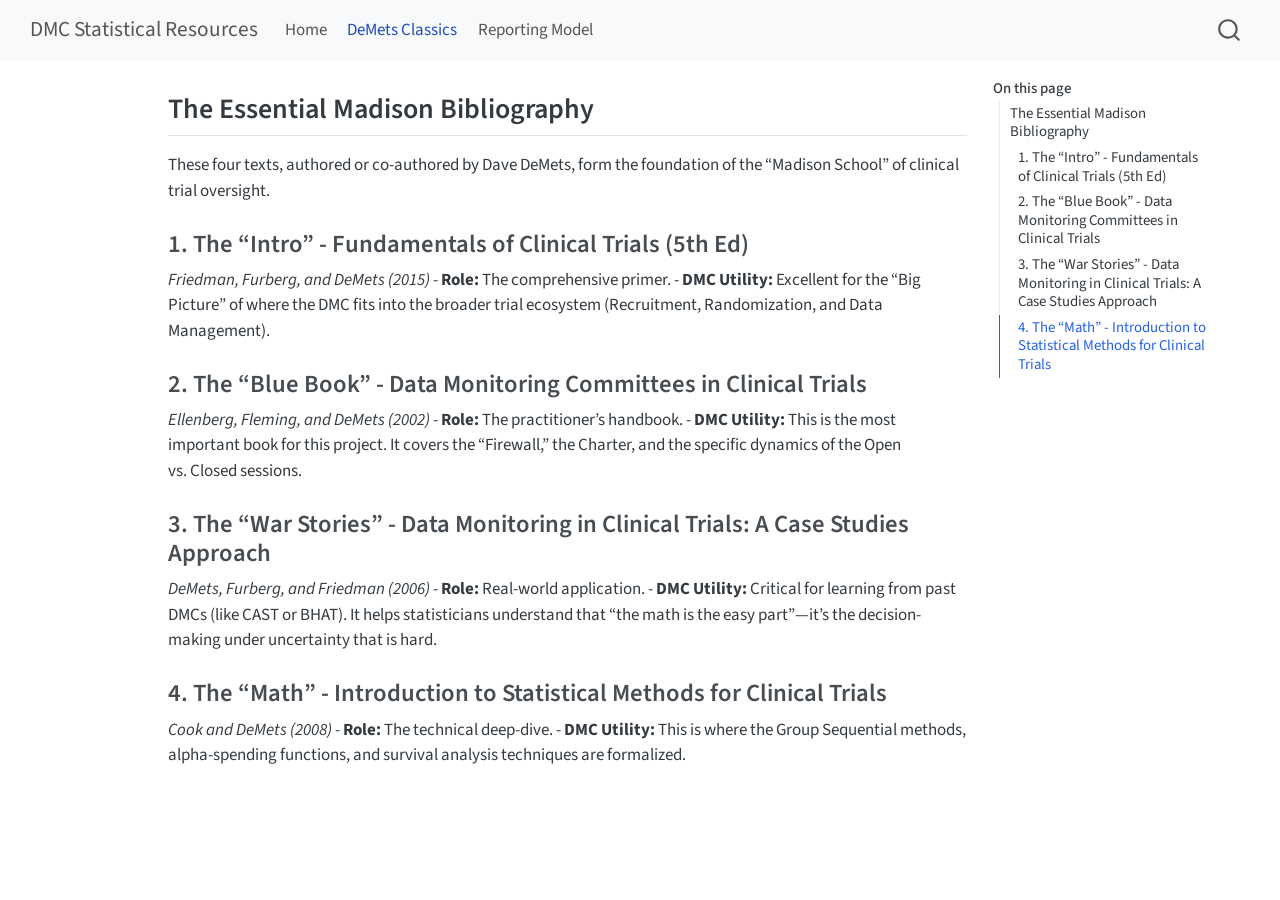
<file: docs/demets_classics.html>
<!DOCTYPE html>
<html xmlns="http://www.w3.org/1999/xhtml" lang="en" xml:lang="en"><head>

<meta charset="utf-8">
<meta name="generator" content="quarto-1.5.57">

<meta name="viewport" content="width=device-width, initial-scale=1.0, user-scalable=yes">


<title>demets_classics – DMC Statistical Resources</title>
<style>
code{white-space: pre-wrap;}
span.smallcaps{font-variant: small-caps;}
div.columns{display: flex; gap: min(4vw, 1.5em);}
div.column{flex: auto; overflow-x: auto;}
div.hanging-indent{margin-left: 1.5em; text-indent: -1.5em;}
ul.task-list{list-style: none;}
ul.task-list li input[type="checkbox"] {
  width: 0.8em;
  margin: 0 0.8em 0.2em -1em; /* quarto-specific, see https://github.com/quarto-dev/quarto-cli/issues/4556 */ 
  vertical-align: middle;
}
</style>


<script src="site_libs/quarto-nav/quarto-nav.js"></script>
<script src="site_libs/quarto-nav/headroom.min.js"></script>
<script src="site_libs/clipboard/clipboard.min.js"></script>
<script src="site_libs/quarto-search/autocomplete.umd.js"></script>
<script src="site_libs/quarto-search/fuse.min.js"></script>
<script src="site_libs/quarto-search/quarto-search.js"></script>
<meta name="quarto:offset" content="./">
<script src="site_libs/quarto-html/quarto.js"></script>
<script src="site_libs/quarto-html/popper.min.js"></script>
<script src="site_libs/quarto-html/tippy.umd.min.js"></script>
<script src="site_libs/quarto-html/anchor.min.js"></script>
<link href="site_libs/quarto-html/tippy.css" rel="stylesheet">
<link href="site_libs/quarto-html/quarto-syntax-highlighting.css" rel="stylesheet" id="quarto-text-highlighting-styles">
<script src="site_libs/bootstrap/bootstrap.min.js"></script>
<link href="site_libs/bootstrap/bootstrap-icons.css" rel="stylesheet">
<link href="site_libs/bootstrap/bootstrap.min.css" rel="stylesheet" id="quarto-bootstrap" data-mode="light">
<script id="quarto-search-options" type="application/json">{
  "location": "navbar",
  "copy-button": false,
  "collapse-after": 3,
  "panel-placement": "end",
  "type": "overlay",
  "limit": 50,
  "keyboard-shortcut": [
    "f",
    "/",
    "s"
  ],
  "show-item-context": false,
  "language": {
    "search-no-results-text": "No results",
    "search-matching-documents-text": "matching documents",
    "search-copy-link-title": "Copy link to search",
    "search-hide-matches-text": "Hide additional matches",
    "search-more-match-text": "more match in this document",
    "search-more-matches-text": "more matches in this document",
    "search-clear-button-title": "Clear",
    "search-text-placeholder": "",
    "search-detached-cancel-button-title": "Cancel",
    "search-submit-button-title": "Submit",
    "search-label": "Search"
  }
}</script>


</head>

<body class="nav-fixed">

<div id="quarto-search-results"></div>
  <header id="quarto-header" class="headroom fixed-top">
    <nav class="navbar navbar-expand-lg " data-bs-theme="dark">
      <div class="navbar-container container-fluid">
      <div class="navbar-brand-container mx-auto">
    <a class="navbar-brand" href="./index.html">
    <span class="navbar-title">DMC Statistical Resources</span>
    </a>
  </div>
            <div id="quarto-search" class="" title="Search"></div>
          <button class="navbar-toggler" type="button" data-bs-toggle="collapse" data-bs-target="#navbarCollapse" aria-controls="navbarCollapse" role="menu" aria-expanded="false" aria-label="Toggle navigation" onclick="if (window.quartoToggleHeadroom) { window.quartoToggleHeadroom(); }">
  <span class="navbar-toggler-icon"></span>
</button>
          <div class="collapse navbar-collapse" id="navbarCollapse">
            <ul class="navbar-nav navbar-nav-scroll me-auto">
  <li class="nav-item">
    <a class="nav-link" href="./index.html"> 
<span class="menu-text">Home</span></a>
  </li>  
  <li class="nav-item">
    <a class="nav-link active" href="./demets_classics.html" aria-current="page"> 
<span class="menu-text">DeMets Classics</span></a>
  </li>  
  <li class="nav-item">
    <a class="nav-link" href="./sdac_reporting_model.html"> 
<span class="menu-text">Reporting Model</span></a>
  </li>  
</ul>
          </div> <!-- /navcollapse -->
            <div class="quarto-navbar-tools">
</div>
      </div> <!-- /container-fluid -->
    </nav>
</header>
<!-- content -->
<div id="quarto-content" class="quarto-container page-columns page-rows-contents page-layout-article page-navbar">
<!-- sidebar -->
<!-- margin-sidebar -->
    <div id="quarto-margin-sidebar" class="sidebar margin-sidebar">
        <nav id="TOC" role="doc-toc" class="toc-active">
    <h2 id="toc-title">On this page</h2>
   
  <ul>
  <li><a href="#the-essential-madison-bibliography" id="toc-the-essential-madison-bibliography" class="nav-link active" data-scroll-target="#the-essential-madison-bibliography">The Essential Madison Bibliography</a>
  <ul class="collapse">
  <li><a href="#the-intro---fundamentals-of-clinical-trials-5th-ed" id="toc-the-intro---fundamentals-of-clinical-trials-5th-ed" class="nav-link" data-scroll-target="#the-intro---fundamentals-of-clinical-trials-5th-ed">1. The “Intro” - Fundamentals of Clinical Trials (5th Ed)</a></li>
  <li><a href="#the-blue-book---data-monitoring-committees-in-clinical-trials" id="toc-the-blue-book---data-monitoring-committees-in-clinical-trials" class="nav-link" data-scroll-target="#the-blue-book---data-monitoring-committees-in-clinical-trials">2. The “Blue Book” - Data Monitoring Committees in Clinical Trials</a></li>
  <li><a href="#the-war-stories---data-monitoring-in-clinical-trials-a-case-studies-approach" id="toc-the-war-stories---data-monitoring-in-clinical-trials-a-case-studies-approach" class="nav-link" data-scroll-target="#the-war-stories---data-monitoring-in-clinical-trials-a-case-studies-approach">3. The “War Stories” - Data Monitoring in Clinical Trials: A Case Studies Approach</a></li>
  <li><a href="#the-math---introduction-to-statistical-methods-for-clinical-trials" id="toc-the-math---introduction-to-statistical-methods-for-clinical-trials" class="nav-link" data-scroll-target="#the-math---introduction-to-statistical-methods-for-clinical-trials">4. The “Math” - Introduction to Statistical Methods for Clinical Trials</a></li>
  </ul></li>
  </ul>
</nav>
    </div>
<!-- main -->
<main class="content" id="quarto-document-content">




<section id="the-essential-madison-bibliography" class="level2">
<h2 class="anchored" data-anchor-id="the-essential-madison-bibliography">The Essential Madison Bibliography</h2>
<p>These four texts, authored or co-authored by Dave DeMets, form the foundation of the “Madison School” of clinical trial oversight.</p>
<section id="the-intro---fundamentals-of-clinical-trials-5th-ed" class="level3">
<h3 class="anchored" data-anchor-id="the-intro---fundamentals-of-clinical-trials-5th-ed">1. The “Intro” - Fundamentals of Clinical Trials (5th Ed)</h3>
<p><em>Friedman, Furberg, and DeMets (2015)</em> - <strong>Role:</strong> The comprehensive primer. - <strong>DMC Utility:</strong> Excellent for the “Big Picture” of where the DMC fits into the broader trial ecosystem (Recruitment, Randomization, and Data Management).</p>
</section>
<section id="the-blue-book---data-monitoring-committees-in-clinical-trials" class="level3">
<h3 class="anchored" data-anchor-id="the-blue-book---data-monitoring-committees-in-clinical-trials">2. The “Blue Book” - Data Monitoring Committees in Clinical Trials</h3>
<p><em>Ellenberg, Fleming, and DeMets (2002)</em> - <strong>Role:</strong> The practitioner’s handbook. - <strong>DMC Utility:</strong> This is the most important book for this project. It covers the “Firewall,” the Charter, and the specific dynamics of the Open vs.&nbsp;Closed sessions.</p>
</section>
<section id="the-war-stories---data-monitoring-in-clinical-trials-a-case-studies-approach" class="level3">
<h3 class="anchored" data-anchor-id="the-war-stories---data-monitoring-in-clinical-trials-a-case-studies-approach">3. The “War Stories” - Data Monitoring in Clinical Trials: A Case Studies Approach</h3>
<p><em>DeMets, Furberg, and Friedman (2006)</em> - <strong>Role:</strong> Real-world application. - <strong>DMC Utility:</strong> Critical for learning from past DMCs (like CAST or BHAT). It helps statisticians understand that “the math is the easy part”—it’s the decision-making under uncertainty that is hard.</p>
</section>
<section id="the-math---introduction-to-statistical-methods-for-clinical-trials" class="level3">
<h3 class="anchored" data-anchor-id="the-math---introduction-to-statistical-methods-for-clinical-trials">4. The “Math” - Introduction to Statistical Methods for Clinical Trials</h3>
<p><em>Cook and DeMets (2008)</em> - <strong>Role:</strong> The technical deep-dive. - <strong>DMC Utility:</strong> This is where the Group Sequential methods, alpha-spending functions, and survival analysis techniques are formalized.</p>


</section>
</section>

</main> <!-- /main -->
<script id="quarto-html-after-body" type="application/javascript">
window.document.addEventListener("DOMContentLoaded", function (event) {
  const toggleBodyColorMode = (bsSheetEl) => {
    const mode = bsSheetEl.getAttribute("data-mode");
    const bodyEl = window.document.querySelector("body");
    if (mode === "dark") {
      bodyEl.classList.add("quarto-dark");
      bodyEl.classList.remove("quarto-light");
    } else {
      bodyEl.classList.add("quarto-light");
      bodyEl.classList.remove("quarto-dark");
    }
  }
  const toggleBodyColorPrimary = () => {
    const bsSheetEl = window.document.querySelector("link#quarto-bootstrap");
    if (bsSheetEl) {
      toggleBodyColorMode(bsSheetEl);
    }
  }
  toggleBodyColorPrimary();  
  const icon = "";
  const anchorJS = new window.AnchorJS();
  anchorJS.options = {
    placement: 'right',
    icon: icon
  };
  anchorJS.add('.anchored');
  const isCodeAnnotation = (el) => {
    for (const clz of el.classList) {
      if (clz.startsWith('code-annotation-')) {                     
        return true;
      }
    }
    return false;
  }
  const onCopySuccess = function(e) {
    // button target
    const button = e.trigger;
    // don't keep focus
    button.blur();
    // flash "checked"
    button.classList.add('code-copy-button-checked');
    var currentTitle = button.getAttribute("title");
    button.setAttribute("title", "Copied!");
    let tooltip;
    if (window.bootstrap) {
      button.setAttribute("data-bs-toggle", "tooltip");
      button.setAttribute("data-bs-placement", "left");
      button.setAttribute("data-bs-title", "Copied!");
      tooltip = new bootstrap.Tooltip(button, 
        { trigger: "manual", 
          customClass: "code-copy-button-tooltip",
          offset: [0, -8]});
      tooltip.show();    
    }
    setTimeout(function() {
      if (tooltip) {
        tooltip.hide();
        button.removeAttribute("data-bs-title");
        button.removeAttribute("data-bs-toggle");
        button.removeAttribute("data-bs-placement");
      }
      button.setAttribute("title", currentTitle);
      button.classList.remove('code-copy-button-checked');
    }, 1000);
    // clear code selection
    e.clearSelection();
  }
  const getTextToCopy = function(trigger) {
      const codeEl = trigger.previousElementSibling.cloneNode(true);
      for (const childEl of codeEl.children) {
        if (isCodeAnnotation(childEl)) {
          childEl.remove();
        }
      }
      return codeEl.innerText;
  }
  const clipboard = new window.ClipboardJS('.code-copy-button:not([data-in-quarto-modal])', {
    text: getTextToCopy
  });
  clipboard.on('success', onCopySuccess);
  if (window.document.getElementById('quarto-embedded-source-code-modal')) {
    // For code content inside modals, clipBoardJS needs to be initialized with a container option
    // TODO: Check when it could be a function (https://github.com/zenorocha/clipboard.js/issues/860)
    const clipboardModal = new window.ClipboardJS('.code-copy-button[data-in-quarto-modal]', {
      text: getTextToCopy,
      container: window.document.getElementById('quarto-embedded-source-code-modal')
    });
    clipboardModal.on('success', onCopySuccess);
  }
    var localhostRegex = new RegExp(/^(?:http|https):\/\/localhost\:?[0-9]*\//);
    var mailtoRegex = new RegExp(/^mailto:/);
      var filterRegex = new RegExp('/' + window.location.host + '/');
    var isInternal = (href) => {
        return filterRegex.test(href) || localhostRegex.test(href) || mailtoRegex.test(href);
    }
    // Inspect non-navigation links and adorn them if external
 	var links = window.document.querySelectorAll('a[href]:not(.nav-link):not(.navbar-brand):not(.toc-action):not(.sidebar-link):not(.sidebar-item-toggle):not(.pagination-link):not(.no-external):not([aria-hidden]):not(.dropdown-item):not(.quarto-navigation-tool):not(.about-link)');
    for (var i=0; i<links.length; i++) {
      const link = links[i];
      if (!isInternal(link.href)) {
        // undo the damage that might have been done by quarto-nav.js in the case of
        // links that we want to consider external
        if (link.dataset.originalHref !== undefined) {
          link.href = link.dataset.originalHref;
        }
      }
    }
  function tippyHover(el, contentFn, onTriggerFn, onUntriggerFn) {
    const config = {
      allowHTML: true,
      maxWidth: 500,
      delay: 100,
      arrow: false,
      appendTo: function(el) {
          return el.parentElement;
      },
      interactive: true,
      interactiveBorder: 10,
      theme: 'quarto',
      placement: 'bottom-start',
    };
    if (contentFn) {
      config.content = contentFn;
    }
    if (onTriggerFn) {
      config.onTrigger = onTriggerFn;
    }
    if (onUntriggerFn) {
      config.onUntrigger = onUntriggerFn;
    }
    window.tippy(el, config); 
  }
  const noterefs = window.document.querySelectorAll('a[role="doc-noteref"]');
  for (var i=0; i<noterefs.length; i++) {
    const ref = noterefs[i];
    tippyHover(ref, function() {
      // use id or data attribute instead here
      let href = ref.getAttribute('data-footnote-href') || ref.getAttribute('href');
      try { href = new URL(href).hash; } catch {}
      const id = href.replace(/^#\/?/, "");
      const note = window.document.getElementById(id);
      if (note) {
        return note.innerHTML;
      } else {
        return "";
      }
    });
  }
  const xrefs = window.document.querySelectorAll('a.quarto-xref');
  const processXRef = (id, note) => {
    // Strip column container classes
    const stripColumnClz = (el) => {
      el.classList.remove("page-full", "page-columns");
      if (el.children) {
        for (const child of el.children) {
          stripColumnClz(child);
        }
      }
    }
    stripColumnClz(note)
    if (id === null || id.startsWith('sec-')) {
      // Special case sections, only their first couple elements
      const container = document.createElement("div");
      if (note.children && note.children.length > 2) {
        container.appendChild(note.children[0].cloneNode(true));
        for (let i = 1; i < note.children.length; i++) {
          const child = note.children[i];
          if (child.tagName === "P" && child.innerText === "") {
            continue;
          } else {
            container.appendChild(child.cloneNode(true));
            break;
          }
        }
        if (window.Quarto?.typesetMath) {
          window.Quarto.typesetMath(container);
        }
        return container.innerHTML
      } else {
        if (window.Quarto?.typesetMath) {
          window.Quarto.typesetMath(note);
        }
        return note.innerHTML;
      }
    } else {
      // Remove any anchor links if they are present
      const anchorLink = note.querySelector('a.anchorjs-link');
      if (anchorLink) {
        anchorLink.remove();
      }
      if (window.Quarto?.typesetMath) {
        window.Quarto.typesetMath(note);
      }
      // TODO in 1.5, we should make sure this works without a callout special case
      if (note.classList.contains("callout")) {
        return note.outerHTML;
      } else {
        return note.innerHTML;
      }
    }
  }
  for (var i=0; i<xrefs.length; i++) {
    const xref = xrefs[i];
    tippyHover(xref, undefined, function(instance) {
      instance.disable();
      let url = xref.getAttribute('href');
      let hash = undefined; 
      if (url.startsWith('#')) {
        hash = url;
      } else {
        try { hash = new URL(url).hash; } catch {}
      }
      if (hash) {
        const id = hash.replace(/^#\/?/, "");
        const note = window.document.getElementById(id);
        if (note !== null) {
          try {
            const html = processXRef(id, note.cloneNode(true));
            instance.setContent(html);
          } finally {
            instance.enable();
            instance.show();
          }
        } else {
          // See if we can fetch this
          fetch(url.split('#')[0])
          .then(res => res.text())
          .then(html => {
            const parser = new DOMParser();
            const htmlDoc = parser.parseFromString(html, "text/html");
            const note = htmlDoc.getElementById(id);
            if (note !== null) {
              const html = processXRef(id, note);
              instance.setContent(html);
            } 
          }).finally(() => {
            instance.enable();
            instance.show();
          });
        }
      } else {
        // See if we can fetch a full url (with no hash to target)
        // This is a special case and we should probably do some content thinning / targeting
        fetch(url)
        .then(res => res.text())
        .then(html => {
          const parser = new DOMParser();
          const htmlDoc = parser.parseFromString(html, "text/html");
          const note = htmlDoc.querySelector('main.content');
          if (note !== null) {
            // This should only happen for chapter cross references
            // (since there is no id in the URL)
            // remove the first header
            if (note.children.length > 0 && note.children[0].tagName === "HEADER") {
              note.children[0].remove();
            }
            const html = processXRef(null, note);
            instance.setContent(html);
          } 
        }).finally(() => {
          instance.enable();
          instance.show();
        });
      }
    }, function(instance) {
    });
  }
      let selectedAnnoteEl;
      const selectorForAnnotation = ( cell, annotation) => {
        let cellAttr = 'data-code-cell="' + cell + '"';
        let lineAttr = 'data-code-annotation="' +  annotation + '"';
        const selector = 'span[' + cellAttr + '][' + lineAttr + ']';
        return selector;
      }
      const selectCodeLines = (annoteEl) => {
        const doc = window.document;
        const targetCell = annoteEl.getAttribute("data-target-cell");
        const targetAnnotation = annoteEl.getAttribute("data-target-annotation");
        const annoteSpan = window.document.querySelector(selectorForAnnotation(targetCell, targetAnnotation));
        const lines = annoteSpan.getAttribute("data-code-lines").split(",");
        const lineIds = lines.map((line) => {
          return targetCell + "-" + line;
        })
        let top = null;
        let height = null;
        let parent = null;
        if (lineIds.length > 0) {
            //compute the position of the single el (top and bottom and make a div)
            const el = window.document.getElementById(lineIds[0]);
            top = el.offsetTop;
            height = el.offsetHeight;
            parent = el.parentElement.parentElement;
          if (lineIds.length > 1) {
            const lastEl = window.document.getElementById(lineIds[lineIds.length - 1]);
            const bottom = lastEl.offsetTop + lastEl.offsetHeight;
            height = bottom - top;
          }
          if (top !== null && height !== null && parent !== null) {
            // cook up a div (if necessary) and position it 
            let div = window.document.getElementById("code-annotation-line-highlight");
            if (div === null) {
              div = window.document.createElement("div");
              div.setAttribute("id", "code-annotation-line-highlight");
              div.style.position = 'absolute';
              parent.appendChild(div);
            }
            div.style.top = top - 2 + "px";
            div.style.height = height + 4 + "px";
            div.style.left = 0;
            let gutterDiv = window.document.getElementById("code-annotation-line-highlight-gutter");
            if (gutterDiv === null) {
              gutterDiv = window.document.createElement("div");
              gutterDiv.setAttribute("id", "code-annotation-line-highlight-gutter");
              gutterDiv.style.position = 'absolute';
              const codeCell = window.document.getElementById(targetCell);
              const gutter = codeCell.querySelector('.code-annotation-gutter');
              gutter.appendChild(gutterDiv);
            }
            gutterDiv.style.top = top - 2 + "px";
            gutterDiv.style.height = height + 4 + "px";
          }
          selectedAnnoteEl = annoteEl;
        }
      };
      const unselectCodeLines = () => {
        const elementsIds = ["code-annotation-line-highlight", "code-annotation-line-highlight-gutter"];
        elementsIds.forEach((elId) => {
          const div = window.document.getElementById(elId);
          if (div) {
            div.remove();
          }
        });
        selectedAnnoteEl = undefined;
      };
        // Handle positioning of the toggle
    window.addEventListener(
      "resize",
      throttle(() => {
        elRect = undefined;
        if (selectedAnnoteEl) {
          selectCodeLines(selectedAnnoteEl);
        }
      }, 10)
    );
    function throttle(fn, ms) {
    let throttle = false;
    let timer;
      return (...args) => {
        if(!throttle) { // first call gets through
            fn.apply(this, args);
            throttle = true;
        } else { // all the others get throttled
            if(timer) clearTimeout(timer); // cancel #2
            timer = setTimeout(() => {
              fn.apply(this, args);
              timer = throttle = false;
            }, ms);
        }
      };
    }
      // Attach click handler to the DT
      const annoteDls = window.document.querySelectorAll('dt[data-target-cell]');
      for (const annoteDlNode of annoteDls) {
        annoteDlNode.addEventListener('click', (event) => {
          const clickedEl = event.target;
          if (clickedEl !== selectedAnnoteEl) {
            unselectCodeLines();
            const activeEl = window.document.querySelector('dt[data-target-cell].code-annotation-active');
            if (activeEl) {
              activeEl.classList.remove('code-annotation-active');
            }
            selectCodeLines(clickedEl);
            clickedEl.classList.add('code-annotation-active');
          } else {
            // Unselect the line
            unselectCodeLines();
            clickedEl.classList.remove('code-annotation-active');
          }
        });
      }
  const findCites = (el) => {
    const parentEl = el.parentElement;
    if (parentEl) {
      const cites = parentEl.dataset.cites;
      if (cites) {
        return {
          el,
          cites: cites.split(' ')
        };
      } else {
        return findCites(el.parentElement)
      }
    } else {
      return undefined;
    }
  };
  var bibliorefs = window.document.querySelectorAll('a[role="doc-biblioref"]');
  for (var i=0; i<bibliorefs.length; i++) {
    const ref = bibliorefs[i];
    const citeInfo = findCites(ref);
    if (citeInfo) {
      tippyHover(citeInfo.el, function() {
        var popup = window.document.createElement('div');
        citeInfo.cites.forEach(function(cite) {
          var citeDiv = window.document.createElement('div');
          citeDiv.classList.add('hanging-indent');
          citeDiv.classList.add('csl-entry');
          var biblioDiv = window.document.getElementById('ref-' + cite);
          if (biblioDiv) {
            citeDiv.innerHTML = biblioDiv.innerHTML;
          }
          popup.appendChild(citeDiv);
        });
        return popup.innerHTML;
      });
    }
  }
});
</script>
</div> <!-- /content -->




</body></html>
</file>
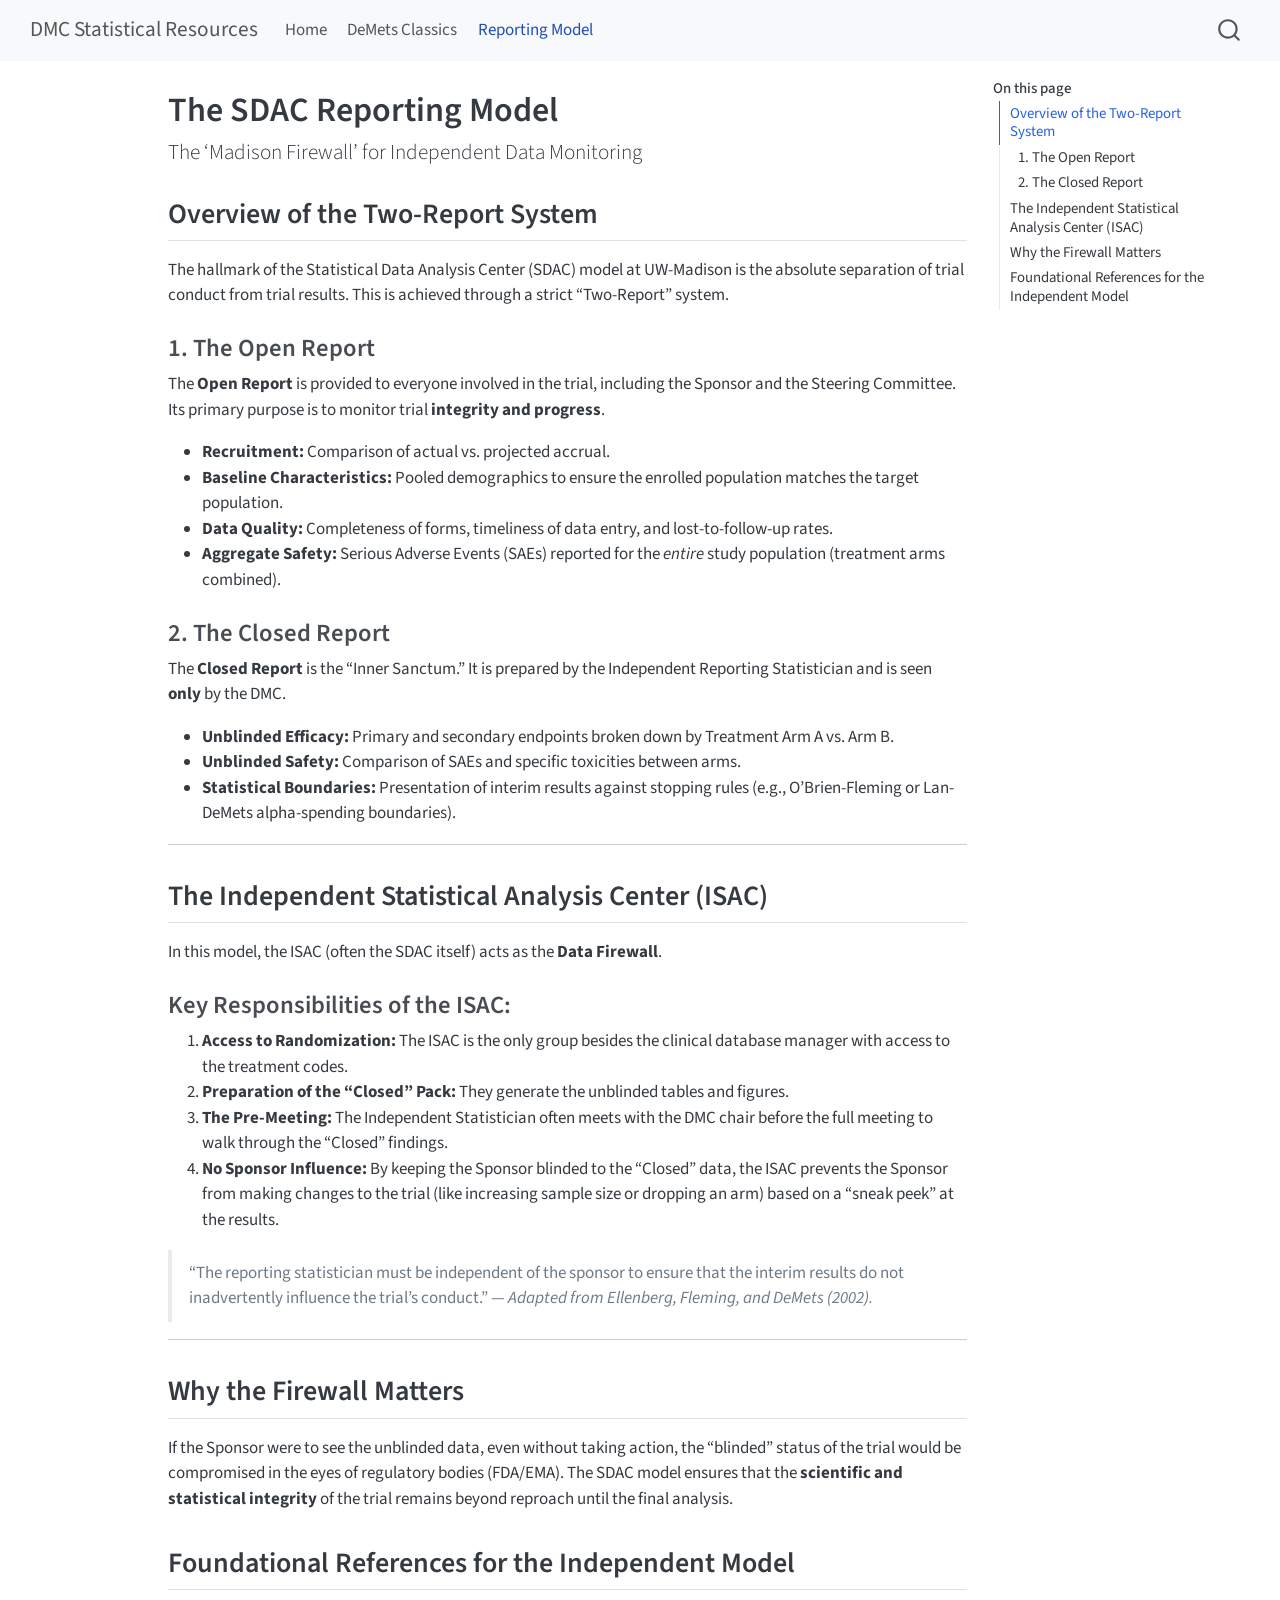
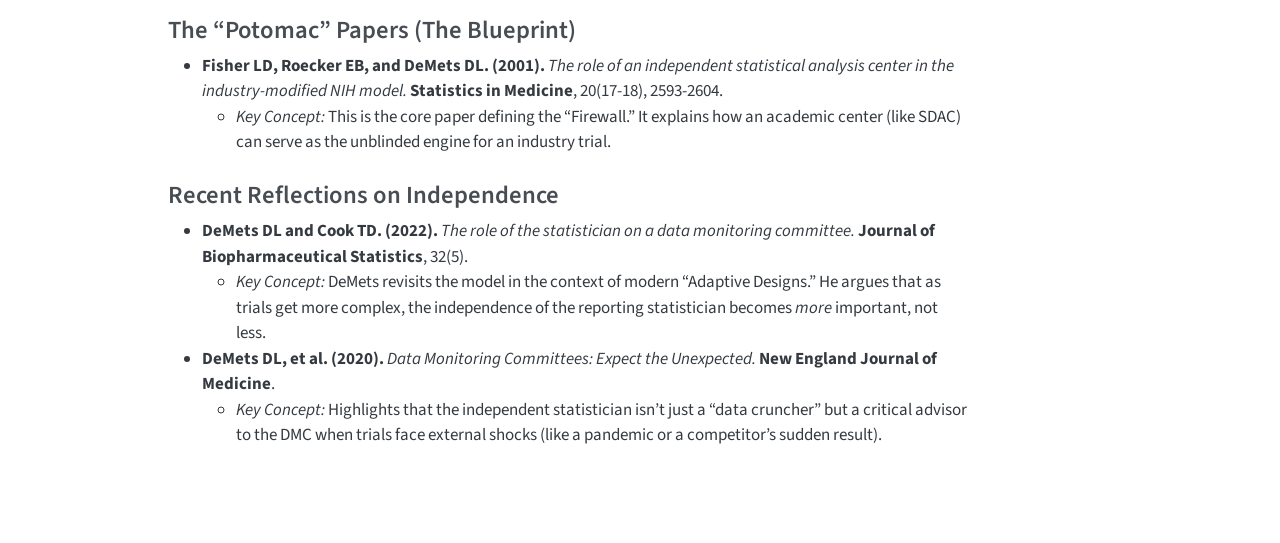
<file: docs/sdac_reporting_model.html>
<!DOCTYPE html>
<html xmlns="http://www.w3.org/1999/xhtml" lang="en" xml:lang="en"><head>

<meta charset="utf-8">
<meta name="generator" content="quarto-1.5.57">

<meta name="viewport" content="width=device-width, initial-scale=1.0, user-scalable=yes">


<title>The SDAC Reporting Model – DMC Statistical Resources</title>
<style>
code{white-space: pre-wrap;}
span.smallcaps{font-variant: small-caps;}
div.columns{display: flex; gap: min(4vw, 1.5em);}
div.column{flex: auto; overflow-x: auto;}
div.hanging-indent{margin-left: 1.5em; text-indent: -1.5em;}
ul.task-list{list-style: none;}
ul.task-list li input[type="checkbox"] {
  width: 0.8em;
  margin: 0 0.8em 0.2em -1em; /* quarto-specific, see https://github.com/quarto-dev/quarto-cli/issues/4556 */ 
  vertical-align: middle;
}
</style>


<script src="site_libs/quarto-nav/quarto-nav.js"></script>
<script src="site_libs/quarto-nav/headroom.min.js"></script>
<script src="site_libs/clipboard/clipboard.min.js"></script>
<script src="site_libs/quarto-search/autocomplete.umd.js"></script>
<script src="site_libs/quarto-search/fuse.min.js"></script>
<script src="site_libs/quarto-search/quarto-search.js"></script>
<meta name="quarto:offset" content="./">
<script src="site_libs/quarto-html/quarto.js"></script>
<script src="site_libs/quarto-html/popper.min.js"></script>
<script src="site_libs/quarto-html/tippy.umd.min.js"></script>
<script src="site_libs/quarto-html/anchor.min.js"></script>
<link href="site_libs/quarto-html/tippy.css" rel="stylesheet">
<link href="site_libs/quarto-html/quarto-syntax-highlighting.css" rel="stylesheet" id="quarto-text-highlighting-styles">
<script src="site_libs/bootstrap/bootstrap.min.js"></script>
<link href="site_libs/bootstrap/bootstrap-icons.css" rel="stylesheet">
<link href="site_libs/bootstrap/bootstrap.min.css" rel="stylesheet" id="quarto-bootstrap" data-mode="light">
<script id="quarto-search-options" type="application/json">{
  "location": "navbar",
  "copy-button": false,
  "collapse-after": 3,
  "panel-placement": "end",
  "type": "overlay",
  "limit": 50,
  "keyboard-shortcut": [
    "f",
    "/",
    "s"
  ],
  "show-item-context": false,
  "language": {
    "search-no-results-text": "No results",
    "search-matching-documents-text": "matching documents",
    "search-copy-link-title": "Copy link to search",
    "search-hide-matches-text": "Hide additional matches",
    "search-more-match-text": "more match in this document",
    "search-more-matches-text": "more matches in this document",
    "search-clear-button-title": "Clear",
    "search-text-placeholder": "",
    "search-detached-cancel-button-title": "Cancel",
    "search-submit-button-title": "Submit",
    "search-label": "Search"
  }
}</script>


</head>

<body class="nav-fixed">

<div id="quarto-search-results"></div>
  <header id="quarto-header" class="headroom fixed-top">
    <nav class="navbar navbar-expand-lg " data-bs-theme="dark">
      <div class="navbar-container container-fluid">
      <div class="navbar-brand-container mx-auto">
    <a class="navbar-brand" href="./index.html">
    <span class="navbar-title">DMC Statistical Resources</span>
    </a>
  </div>
            <div id="quarto-search" class="" title="Search"></div>
          <button class="navbar-toggler" type="button" data-bs-toggle="collapse" data-bs-target="#navbarCollapse" aria-controls="navbarCollapse" role="menu" aria-expanded="false" aria-label="Toggle navigation" onclick="if (window.quartoToggleHeadroom) { window.quartoToggleHeadroom(); }">
  <span class="navbar-toggler-icon"></span>
</button>
          <div class="collapse navbar-collapse" id="navbarCollapse">
            <ul class="navbar-nav navbar-nav-scroll me-auto">
  <li class="nav-item">
    <a class="nav-link" href="./index.html"> 
<span class="menu-text">Home</span></a>
  </li>  
  <li class="nav-item">
    <a class="nav-link" href="./demets_classics.html"> 
<span class="menu-text">DeMets Classics</span></a>
  </li>  
  <li class="nav-item">
    <a class="nav-link active" href="./sdac_reporting_model.html" aria-current="page"> 
<span class="menu-text">Reporting Model</span></a>
  </li>  
</ul>
          </div> <!-- /navcollapse -->
            <div class="quarto-navbar-tools">
</div>
      </div> <!-- /container-fluid -->
    </nav>
</header>
<!-- content -->
<div id="quarto-content" class="quarto-container page-columns page-rows-contents page-layout-article page-navbar">
<!-- sidebar -->
<!-- margin-sidebar -->
    <div id="quarto-margin-sidebar" class="sidebar margin-sidebar">
        <nav id="TOC" role="doc-toc" class="toc-active">
    <h2 id="toc-title">On this page</h2>
   
  <ul>
  <li><a href="#overview-of-the-two-report-system" id="toc-overview-of-the-two-report-system" class="nav-link active" data-scroll-target="#overview-of-the-two-report-system">Overview of the Two-Report System</a>
  <ul class="collapse">
  <li><a href="#the-open-report" id="toc-the-open-report" class="nav-link" data-scroll-target="#the-open-report">1. The Open Report</a></li>
  <li><a href="#the-closed-report" id="toc-the-closed-report" class="nav-link" data-scroll-target="#the-closed-report">2. The Closed Report</a></li>
  </ul></li>
  <li><a href="#the-independent-statistical-analysis-center-isac" id="toc-the-independent-statistical-analysis-center-isac" class="nav-link" data-scroll-target="#the-independent-statistical-analysis-center-isac">The Independent Statistical Analysis Center (ISAC)</a>
  <ul class="collapse">
  <li><a href="#key-responsibilities-of-the-isac" id="toc-key-responsibilities-of-the-isac" class="nav-link" data-scroll-target="#key-responsibilities-of-the-isac">Key Responsibilities of the ISAC:</a></li>
  </ul></li>
  <li><a href="#why-the-firewall-matters" id="toc-why-the-firewall-matters" class="nav-link" data-scroll-target="#why-the-firewall-matters">Why the Firewall Matters</a></li>
  <li><a href="#foundational-references-for-the-independent-model" id="toc-foundational-references-for-the-independent-model" class="nav-link" data-scroll-target="#foundational-references-for-the-independent-model">Foundational References for the Independent Model</a>
  <ul class="collapse">
  <li><a href="#the-potomac-papers-the-blueprint" id="toc-the-potomac-papers-the-blueprint" class="nav-link" data-scroll-target="#the-potomac-papers-the-blueprint">The “Potomac” Papers (The Blueprint)</a></li>
  <li><a href="#recent-reflections-on-independence" id="toc-recent-reflections-on-independence" class="nav-link" data-scroll-target="#recent-reflections-on-independence">Recent Reflections on Independence</a></li>
  </ul></li>
  </ul>
</nav>
    </div>
<!-- main -->
<main class="content" id="quarto-document-content">

<header id="title-block-header" class="quarto-title-block default">
<div class="quarto-title">
<h1 class="title">The SDAC Reporting Model</h1>
<p class="subtitle lead">The ‘Madison Firewall’ for Independent Data Monitoring</p>
</div>



<div class="quarto-title-meta">

    
  
    
  </div>
  


</header>


<section id="overview-of-the-two-report-system" class="level2">
<h2 class="anchored" data-anchor-id="overview-of-the-two-report-system">Overview of the Two-Report System</h2>
<p>The hallmark of the Statistical Data Analysis Center (SDAC) model at UW-Madison is the absolute separation of trial conduct from trial results. This is achieved through a strict “Two-Report” system.</p>
<section id="the-open-report" class="level3">
<h3 class="anchored" data-anchor-id="the-open-report">1. The Open Report</h3>
<p>The <strong>Open Report</strong> is provided to everyone involved in the trial, including the Sponsor and the Steering Committee. Its primary purpose is to monitor trial <strong>integrity and progress</strong>.</p>
<ul>
<li><strong>Recruitment:</strong> Comparison of actual vs.&nbsp;projected accrual.</li>
<li><strong>Baseline Characteristics:</strong> Pooled demographics to ensure the enrolled population matches the target population.</li>
<li><strong>Data Quality:</strong> Completeness of forms, timeliness of data entry, and lost-to-follow-up rates.</li>
<li><strong>Aggregate Safety:</strong> Serious Adverse Events (SAEs) reported for the <em>entire</em> study population (treatment arms combined).</li>
</ul>
</section>
<section id="the-closed-report" class="level3">
<h3 class="anchored" data-anchor-id="the-closed-report">2. The Closed Report</h3>
<p>The <strong>Closed Report</strong> is the “Inner Sanctum.” It is prepared by the Independent Reporting Statistician and is seen <strong>only</strong> by the DMC.</p>
<ul>
<li><strong>Unblinded Efficacy:</strong> Primary and secondary endpoints broken down by Treatment Arm A vs.&nbsp;Arm B.</li>
<li><strong>Unblinded Safety:</strong> Comparison of SAEs and specific toxicities between arms.</li>
<li><strong>Statistical Boundaries:</strong> Presentation of interim results against stopping rules (e.g., O’Brien-Fleming or Lan-DeMets alpha-spending boundaries).</li>
</ul>
<hr>
</section>
</section>
<section id="the-independent-statistical-analysis-center-isac" class="level2">
<h2 class="anchored" data-anchor-id="the-independent-statistical-analysis-center-isac">The Independent Statistical Analysis Center (ISAC)</h2>
<p>In this model, the ISAC (often the SDAC itself) acts as the <strong>Data Firewall</strong>.</p>
<section id="key-responsibilities-of-the-isac" class="level3">
<h3 class="anchored" data-anchor-id="key-responsibilities-of-the-isac">Key Responsibilities of the ISAC:</h3>
<ol type="1">
<li><strong>Access to Randomization:</strong> The ISAC is the only group besides the clinical database manager with access to the treatment codes.</li>
<li><strong>Preparation of the “Closed” Pack:</strong> They generate the unblinded tables and figures.</li>
<li><strong>The Pre-Meeting:</strong> The Independent Statistician often meets with the DMC chair before the full meeting to walk through the “Closed” findings.</li>
<li><strong>No Sponsor Influence:</strong> By keeping the Sponsor blinded to the “Closed” data, the ISAC prevents the Sponsor from making changes to the trial (like increasing sample size or dropping an arm) based on a “sneak peek” at the results.</li>
</ol>
<blockquote class="blockquote">
<p>“The reporting statistician must be independent of the sponsor to ensure that the interim results do not inadvertently influence the trial’s conduct.” — <em>Adapted from Ellenberg, Fleming, and DeMets (2002).</em></p>
</blockquote>
<hr>
</section>
</section>
<section id="why-the-firewall-matters" class="level2">
<h2 class="anchored" data-anchor-id="why-the-firewall-matters">Why the Firewall Matters</h2>
<p>If the Sponsor were to see the unblinded data, even without taking action, the “blinded” status of the trial would be compromised in the eyes of regulatory bodies (FDA/EMA). The SDAC model ensures that the <strong>scientific and statistical integrity</strong> of the trial remains beyond reproach until the final analysis.</p>
</section>
<section id="foundational-references-for-the-independent-model" class="level2">
<h2 class="anchored" data-anchor-id="foundational-references-for-the-independent-model">Foundational References for the Independent Model</h2>
<section id="the-potomac-papers-the-blueprint" class="level3">
<h3 class="anchored" data-anchor-id="the-potomac-papers-the-blueprint">The “Potomac” Papers (The Blueprint)</h3>
<ul>
<li><strong>Fisher LD, Roecker EB, and DeMets DL. (2001).</strong> <em>The role of an independent statistical analysis center in the industry-modified NIH model.</em> <strong>Statistics in Medicine</strong>, 20(17-18), 2593-2604.
<ul>
<li><em>Key Concept:</em> This is the core paper defining the “Firewall.” It explains how an academic center (like SDAC) can serve as the unblinded engine for an industry trial.</li>
</ul></li>
</ul>
</section>
<section id="recent-reflections-on-independence" class="level3">
<h3 class="anchored" data-anchor-id="recent-reflections-on-independence">Recent Reflections on Independence</h3>
<ul>
<li><strong>DeMets DL and Cook TD. (2022).</strong> <em>The role of the statistician on a data monitoring committee.</em> <strong>Journal of Biopharmaceutical Statistics</strong>, 32(5).
<ul>
<li><em>Key Concept:</em> DeMets revisits the model in the context of modern “Adaptive Designs.” He argues that as trials get more complex, the independence of the reporting statistician becomes <em>more</em> important, not less.</li>
</ul></li>
<li><strong>DeMets DL, et al.&nbsp;(2020).</strong> <em>Data Monitoring Committees: Expect the Unexpected.</em> <strong>New England Journal of Medicine</strong>.
<ul>
<li><em>Key Concept:</em> Highlights that the independent statistician isn’t just a “data cruncher” but a critical advisor to the DMC when trials face external shocks (like a pandemic or a competitor’s sudden result).</li>
</ul></li>
</ul>


</section>
</section>

</main> <!-- /main -->
<script id="quarto-html-after-body" type="application/javascript">
window.document.addEventListener("DOMContentLoaded", function (event) {
  const toggleBodyColorMode = (bsSheetEl) => {
    const mode = bsSheetEl.getAttribute("data-mode");
    const bodyEl = window.document.querySelector("body");
    if (mode === "dark") {
      bodyEl.classList.add("quarto-dark");
      bodyEl.classList.remove("quarto-light");
    } else {
      bodyEl.classList.add("quarto-light");
      bodyEl.classList.remove("quarto-dark");
    }
  }
  const toggleBodyColorPrimary = () => {
    const bsSheetEl = window.document.querySelector("link#quarto-bootstrap");
    if (bsSheetEl) {
      toggleBodyColorMode(bsSheetEl);
    }
  }
  toggleBodyColorPrimary();  
  const icon = "";
  const anchorJS = new window.AnchorJS();
  anchorJS.options = {
    placement: 'right',
    icon: icon
  };
  anchorJS.add('.anchored');
  const isCodeAnnotation = (el) => {
    for (const clz of el.classList) {
      if (clz.startsWith('code-annotation-')) {                     
        return true;
      }
    }
    return false;
  }
  const onCopySuccess = function(e) {
    // button target
    const button = e.trigger;
    // don't keep focus
    button.blur();
    // flash "checked"
    button.classList.add('code-copy-button-checked');
    var currentTitle = button.getAttribute("title");
    button.setAttribute("title", "Copied!");
    let tooltip;
    if (window.bootstrap) {
      button.setAttribute("data-bs-toggle", "tooltip");
      button.setAttribute("data-bs-placement", "left");
      button.setAttribute("data-bs-title", "Copied!");
      tooltip = new bootstrap.Tooltip(button, 
        { trigger: "manual", 
          customClass: "code-copy-button-tooltip",
          offset: [0, -8]});
      tooltip.show();    
    }
    setTimeout(function() {
      if (tooltip) {
        tooltip.hide();
        button.removeAttribute("data-bs-title");
        button.removeAttribute("data-bs-toggle");
        button.removeAttribute("data-bs-placement");
      }
      button.setAttribute("title", currentTitle);
      button.classList.remove('code-copy-button-checked');
    }, 1000);
    // clear code selection
    e.clearSelection();
  }
  const getTextToCopy = function(trigger) {
      const codeEl = trigger.previousElementSibling.cloneNode(true);
      for (const childEl of codeEl.children) {
        if (isCodeAnnotation(childEl)) {
          childEl.remove();
        }
      }
      return codeEl.innerText;
  }
  const clipboard = new window.ClipboardJS('.code-copy-button:not([data-in-quarto-modal])', {
    text: getTextToCopy
  });
  clipboard.on('success', onCopySuccess);
  if (window.document.getElementById('quarto-embedded-source-code-modal')) {
    // For code content inside modals, clipBoardJS needs to be initialized with a container option
    // TODO: Check when it could be a function (https://github.com/zenorocha/clipboard.js/issues/860)
    const clipboardModal = new window.ClipboardJS('.code-copy-button[data-in-quarto-modal]', {
      text: getTextToCopy,
      container: window.document.getElementById('quarto-embedded-source-code-modal')
    });
    clipboardModal.on('success', onCopySuccess);
  }
    var localhostRegex = new RegExp(/^(?:http|https):\/\/localhost\:?[0-9]*\//);
    var mailtoRegex = new RegExp(/^mailto:/);
      var filterRegex = new RegExp('/' + window.location.host + '/');
    var isInternal = (href) => {
        return filterRegex.test(href) || localhostRegex.test(href) || mailtoRegex.test(href);
    }
    // Inspect non-navigation links and adorn them if external
 	var links = window.document.querySelectorAll('a[href]:not(.nav-link):not(.navbar-brand):not(.toc-action):not(.sidebar-link):not(.sidebar-item-toggle):not(.pagination-link):not(.no-external):not([aria-hidden]):not(.dropdown-item):not(.quarto-navigation-tool):not(.about-link)');
    for (var i=0; i<links.length; i++) {
      const link = links[i];
      if (!isInternal(link.href)) {
        // undo the damage that might have been done by quarto-nav.js in the case of
        // links that we want to consider external
        if (link.dataset.originalHref !== undefined) {
          link.href = link.dataset.originalHref;
        }
      }
    }
  function tippyHover(el, contentFn, onTriggerFn, onUntriggerFn) {
    const config = {
      allowHTML: true,
      maxWidth: 500,
      delay: 100,
      arrow: false,
      appendTo: function(el) {
          return el.parentElement;
      },
      interactive: true,
      interactiveBorder: 10,
      theme: 'quarto',
      placement: 'bottom-start',
    };
    if (contentFn) {
      config.content = contentFn;
    }
    if (onTriggerFn) {
      config.onTrigger = onTriggerFn;
    }
    if (onUntriggerFn) {
      config.onUntrigger = onUntriggerFn;
    }
    window.tippy(el, config); 
  }
  const noterefs = window.document.querySelectorAll('a[role="doc-noteref"]');
  for (var i=0; i<noterefs.length; i++) {
    const ref = noterefs[i];
    tippyHover(ref, function() {
      // use id or data attribute instead here
      let href = ref.getAttribute('data-footnote-href') || ref.getAttribute('href');
      try { href = new URL(href).hash; } catch {}
      const id = href.replace(/^#\/?/, "");
      const note = window.document.getElementById(id);
      if (note) {
        return note.innerHTML;
      } else {
        return "";
      }
    });
  }
  const xrefs = window.document.querySelectorAll('a.quarto-xref');
  const processXRef = (id, note) => {
    // Strip column container classes
    const stripColumnClz = (el) => {
      el.classList.remove("page-full", "page-columns");
      if (el.children) {
        for (const child of el.children) {
          stripColumnClz(child);
        }
      }
    }
    stripColumnClz(note)
    if (id === null || id.startsWith('sec-')) {
      // Special case sections, only their first couple elements
      const container = document.createElement("div");
      if (note.children && note.children.length > 2) {
        container.appendChild(note.children[0].cloneNode(true));
        for (let i = 1; i < note.children.length; i++) {
          const child = note.children[i];
          if (child.tagName === "P" && child.innerText === "") {
            continue;
          } else {
            container.appendChild(child.cloneNode(true));
            break;
          }
        }
        if (window.Quarto?.typesetMath) {
          window.Quarto.typesetMath(container);
        }
        return container.innerHTML
      } else {
        if (window.Quarto?.typesetMath) {
          window.Quarto.typesetMath(note);
        }
        return note.innerHTML;
      }
    } else {
      // Remove any anchor links if they are present
      const anchorLink = note.querySelector('a.anchorjs-link');
      if (anchorLink) {
        anchorLink.remove();
      }
      if (window.Quarto?.typesetMath) {
        window.Quarto.typesetMath(note);
      }
      // TODO in 1.5, we should make sure this works without a callout special case
      if (note.classList.contains("callout")) {
        return note.outerHTML;
      } else {
        return note.innerHTML;
      }
    }
  }
  for (var i=0; i<xrefs.length; i++) {
    const xref = xrefs[i];
    tippyHover(xref, undefined, function(instance) {
      instance.disable();
      let url = xref.getAttribute('href');
      let hash = undefined; 
      if (url.startsWith('#')) {
        hash = url;
      } else {
        try { hash = new URL(url).hash; } catch {}
      }
      if (hash) {
        const id = hash.replace(/^#\/?/, "");
        const note = window.document.getElementById(id);
        if (note !== null) {
          try {
            const html = processXRef(id, note.cloneNode(true));
            instance.setContent(html);
          } finally {
            instance.enable();
            instance.show();
          }
        } else {
          // See if we can fetch this
          fetch(url.split('#')[0])
          .then(res => res.text())
          .then(html => {
            const parser = new DOMParser();
            const htmlDoc = parser.parseFromString(html, "text/html");
            const note = htmlDoc.getElementById(id);
            if (note !== null) {
              const html = processXRef(id, note);
              instance.setContent(html);
            } 
          }).finally(() => {
            instance.enable();
            instance.show();
          });
        }
      } else {
        // See if we can fetch a full url (with no hash to target)
        // This is a special case and we should probably do some content thinning / targeting
        fetch(url)
        .then(res => res.text())
        .then(html => {
          const parser = new DOMParser();
          const htmlDoc = parser.parseFromString(html, "text/html");
          const note = htmlDoc.querySelector('main.content');
          if (note !== null) {
            // This should only happen for chapter cross references
            // (since there is no id in the URL)
            // remove the first header
            if (note.children.length > 0 && note.children[0].tagName === "HEADER") {
              note.children[0].remove();
            }
            const html = processXRef(null, note);
            instance.setContent(html);
          } 
        }).finally(() => {
          instance.enable();
          instance.show();
        });
      }
    }, function(instance) {
    });
  }
      let selectedAnnoteEl;
      const selectorForAnnotation = ( cell, annotation) => {
        let cellAttr = 'data-code-cell="' + cell + '"';
        let lineAttr = 'data-code-annotation="' +  annotation + '"';
        const selector = 'span[' + cellAttr + '][' + lineAttr + ']';
        return selector;
      }
      const selectCodeLines = (annoteEl) => {
        const doc = window.document;
        const targetCell = annoteEl.getAttribute("data-target-cell");
        const targetAnnotation = annoteEl.getAttribute("data-target-annotation");
        const annoteSpan = window.document.querySelector(selectorForAnnotation(targetCell, targetAnnotation));
        const lines = annoteSpan.getAttribute("data-code-lines").split(",");
        const lineIds = lines.map((line) => {
          return targetCell + "-" + line;
        })
        let top = null;
        let height = null;
        let parent = null;
        if (lineIds.length > 0) {
            //compute the position of the single el (top and bottom and make a div)
            const el = window.document.getElementById(lineIds[0]);
            top = el.offsetTop;
            height = el.offsetHeight;
            parent = el.parentElement.parentElement;
          if (lineIds.length > 1) {
            const lastEl = window.document.getElementById(lineIds[lineIds.length - 1]);
            const bottom = lastEl.offsetTop + lastEl.offsetHeight;
            height = bottom - top;
          }
          if (top !== null && height !== null && parent !== null) {
            // cook up a div (if necessary) and position it 
            let div = window.document.getElementById("code-annotation-line-highlight");
            if (div === null) {
              div = window.document.createElement("div");
              div.setAttribute("id", "code-annotation-line-highlight");
              div.style.position = 'absolute';
              parent.appendChild(div);
            }
            div.style.top = top - 2 + "px";
            div.style.height = height + 4 + "px";
            div.style.left = 0;
            let gutterDiv = window.document.getElementById("code-annotation-line-highlight-gutter");
            if (gutterDiv === null) {
              gutterDiv = window.document.createElement("div");
              gutterDiv.setAttribute("id", "code-annotation-line-highlight-gutter");
              gutterDiv.style.position = 'absolute';
              const codeCell = window.document.getElementById(targetCell);
              const gutter = codeCell.querySelector('.code-annotation-gutter');
              gutter.appendChild(gutterDiv);
            }
            gutterDiv.style.top = top - 2 + "px";
            gutterDiv.style.height = height + 4 + "px";
          }
          selectedAnnoteEl = annoteEl;
        }
      };
      const unselectCodeLines = () => {
        const elementsIds = ["code-annotation-line-highlight", "code-annotation-line-highlight-gutter"];
        elementsIds.forEach((elId) => {
          const div = window.document.getElementById(elId);
          if (div) {
            div.remove();
          }
        });
        selectedAnnoteEl = undefined;
      };
        // Handle positioning of the toggle
    window.addEventListener(
      "resize",
      throttle(() => {
        elRect = undefined;
        if (selectedAnnoteEl) {
          selectCodeLines(selectedAnnoteEl);
        }
      }, 10)
    );
    function throttle(fn, ms) {
    let throttle = false;
    let timer;
      return (...args) => {
        if(!throttle) { // first call gets through
            fn.apply(this, args);
            throttle = true;
        } else { // all the others get throttled
            if(timer) clearTimeout(timer); // cancel #2
            timer = setTimeout(() => {
              fn.apply(this, args);
              timer = throttle = false;
            }, ms);
        }
      };
    }
      // Attach click handler to the DT
      const annoteDls = window.document.querySelectorAll('dt[data-target-cell]');
      for (const annoteDlNode of annoteDls) {
        annoteDlNode.addEventListener('click', (event) => {
          const clickedEl = event.target;
          if (clickedEl !== selectedAnnoteEl) {
            unselectCodeLines();
            const activeEl = window.document.querySelector('dt[data-target-cell].code-annotation-active');
            if (activeEl) {
              activeEl.classList.remove('code-annotation-active');
            }
            selectCodeLines(clickedEl);
            clickedEl.classList.add('code-annotation-active');
          } else {
            // Unselect the line
            unselectCodeLines();
            clickedEl.classList.remove('code-annotation-active');
          }
        });
      }
  const findCites = (el) => {
    const parentEl = el.parentElement;
    if (parentEl) {
      const cites = parentEl.dataset.cites;
      if (cites) {
        return {
          el,
          cites: cites.split(' ')
        };
      } else {
        return findCites(el.parentElement)
      }
    } else {
      return undefined;
    }
  };
  var bibliorefs = window.document.querySelectorAll('a[role="doc-biblioref"]');
  for (var i=0; i<bibliorefs.length; i++) {
    const ref = bibliorefs[i];
    const citeInfo = findCites(ref);
    if (citeInfo) {
      tippyHover(citeInfo.el, function() {
        var popup = window.document.createElement('div');
        citeInfo.cites.forEach(function(cite) {
          var citeDiv = window.document.createElement('div');
          citeDiv.classList.add('hanging-indent');
          citeDiv.classList.add('csl-entry');
          var biblioDiv = window.document.getElementById('ref-' + cite);
          if (biblioDiv) {
            citeDiv.innerHTML = biblioDiv.innerHTML;
          }
          popup.appendChild(citeDiv);
        });
        return popup.innerHTML;
      });
    }
  }
});
</script>
</div> <!-- /content -->




</body></html>
</file>
<file: docs/site_libs/quarto-html/tippy.css>
.tippy-box[data-animation=fade][data-state=hidden]{opacity:0}[data-tippy-root]{max-width:calc(100vw - 10px)}.tippy-box{position:relative;background-color:#333;color:#fff;border-radius:4px;font-size:14px;line-height:1.4;white-space:normal;outline:0;transition-property:transform,visibility,opacity}.tippy-box[data-placement^=top]>.tippy-arrow{bottom:0}.tippy-box[data-placement^=top]>.tippy-arrow:before{bottom:-7px;left:0;border-width:8px 8px 0;border-top-color:initial;transform-origin:center top}.tippy-box[data-placement^=bottom]>.tippy-arrow{top:0}.tippy-box[data-placement^=bottom]>.tippy-arrow:before{top:-7px;left:0;border-width:0 8px 8px;border-bottom-color:initial;transform-origin:center bottom}.tippy-box[data-placement^=left]>.tippy-arrow{right:0}.tippy-box[data-placement^=left]>.tippy-arrow:before{border-width:8px 0 8px 8px;border-left-color:initial;right:-7px;transform-origin:center left}.tippy-box[data-placement^=right]>.tippy-arrow{left:0}.tippy-box[data-placement^=right]>.tippy-arrow:before{left:-7px;border-width:8px 8px 8px 0;border-right-color:initial;transform-origin:center right}.tippy-box[data-inertia][data-state=visible]{transition-timing-function:cubic-bezier(.54,1.5,.38,1.11)}.tippy-arrow{width:16px;height:16px;color:#333}.tippy-arrow:before{content:"";position:absolute;border-color:transparent;border-style:solid}.tippy-content{position:relative;padding:5px 9px;z-index:1}
</file>
<file: docs/site_libs/quarto-html/quarto-syntax-highlighting.css>
/* quarto syntax highlight colors */
:root {
  --quarto-hl-ot-color: #003B4F;
  --quarto-hl-at-color: #657422;
  --quarto-hl-ss-color: #20794D;
  --quarto-hl-an-color: #5E5E5E;
  --quarto-hl-fu-color: #4758AB;
  --quarto-hl-st-color: #20794D;
  --quarto-hl-cf-color: #003B4F;
  --quarto-hl-op-color: #5E5E5E;
  --quarto-hl-er-color: #AD0000;
  --quarto-hl-bn-color: #AD0000;
  --quarto-hl-al-color: #AD0000;
  --quarto-hl-va-color: #111111;
  --quarto-hl-bu-color: inherit;
  --quarto-hl-ex-color: inherit;
  --quarto-hl-pp-color: #AD0000;
  --quarto-hl-in-color: #5E5E5E;
  --quarto-hl-vs-color: #20794D;
  --quarto-hl-wa-color: #5E5E5E;
  --quarto-hl-do-color: #5E5E5E;
  --quarto-hl-im-color: #00769E;
  --quarto-hl-ch-color: #20794D;
  --quarto-hl-dt-color: #AD0000;
  --quarto-hl-fl-color: #AD0000;
  --quarto-hl-co-color: #5E5E5E;
  --quarto-hl-cv-color: #5E5E5E;
  --quarto-hl-cn-color: #8f5902;
  --quarto-hl-sc-color: #5E5E5E;
  --quarto-hl-dv-color: #AD0000;
  --quarto-hl-kw-color: #003B4F;
}

/* other quarto variables */
:root {
  --quarto-font-monospace: SFMono-Regular, Menlo, Monaco, Consolas, "Liberation Mono", "Courier New", monospace;
}

pre > code.sourceCode > span {
  color: #003B4F;
}

code span {
  color: #003B4F;
}

code.sourceCode > span {
  color: #003B4F;
}

div.sourceCode,
div.sourceCode pre.sourceCode {
  color: #003B4F;
}

code span.ot {
  color: #003B4F;
  font-style: inherit;
}

code span.at {
  color: #657422;
  font-style: inherit;
}

code span.ss {
  color: #20794D;
  font-style: inherit;
}

code span.an {
  color: #5E5E5E;
  font-style: inherit;
}

code span.fu {
  color: #4758AB;
  font-style: inherit;
}

code span.st {
  color: #20794D;
  font-style: inherit;
}

code span.cf {
  color: #003B4F;
  font-weight: bold;
  font-style: inherit;
}

code span.op {
  color: #5E5E5E;
  font-style: inherit;
}

code span.er {
  color: #AD0000;
  font-style: inherit;
}

code span.bn {
  color: #AD0000;
  font-style: inherit;
}

code span.al {
  color: #AD0000;
  font-style: inherit;
}

code span.va {
  color: #111111;
  font-style: inherit;
}

code span.bu {
  font-style: inherit;
}

code span.ex {
  font-style: inherit;
}

code span.pp {
  color: #AD0000;
  font-style: inherit;
}

code span.in {
  color: #5E5E5E;
  font-style: inherit;
}

code span.vs {
  color: #20794D;
  font-style: inherit;
}

code span.wa {
  color: #5E5E5E;
  font-style: italic;
}

code span.do {
  color: #5E5E5E;
  font-style: italic;
}

code span.im {
  color: #00769E;
  font-style: inherit;
}

code span.ch {
  color: #20794D;
  font-style: inherit;
}

code span.dt {
  color: #AD0000;
  font-style: inherit;
}

code span.fl {
  color: #AD0000;
  font-style: inherit;
}

code span.co {
  color: #5E5E5E;
  font-style: inherit;
}

code span.cv {
  color: #5E5E5E;
  font-style: italic;
}

code span.cn {
  color: #8f5902;
  font-style: inherit;
}

code span.sc {
  color: #5E5E5E;
  font-style: inherit;
}

code span.dv {
  color: #AD0000;
  font-style: inherit;
}

code span.kw {
  color: #003B4F;
  font-weight: bold;
  font-style: inherit;
}

.prevent-inlining {
  content: "</";
}

/*# sourceMappingURL=debc5d5d77c3f9108843748ff7464032.css.map */
</file>
